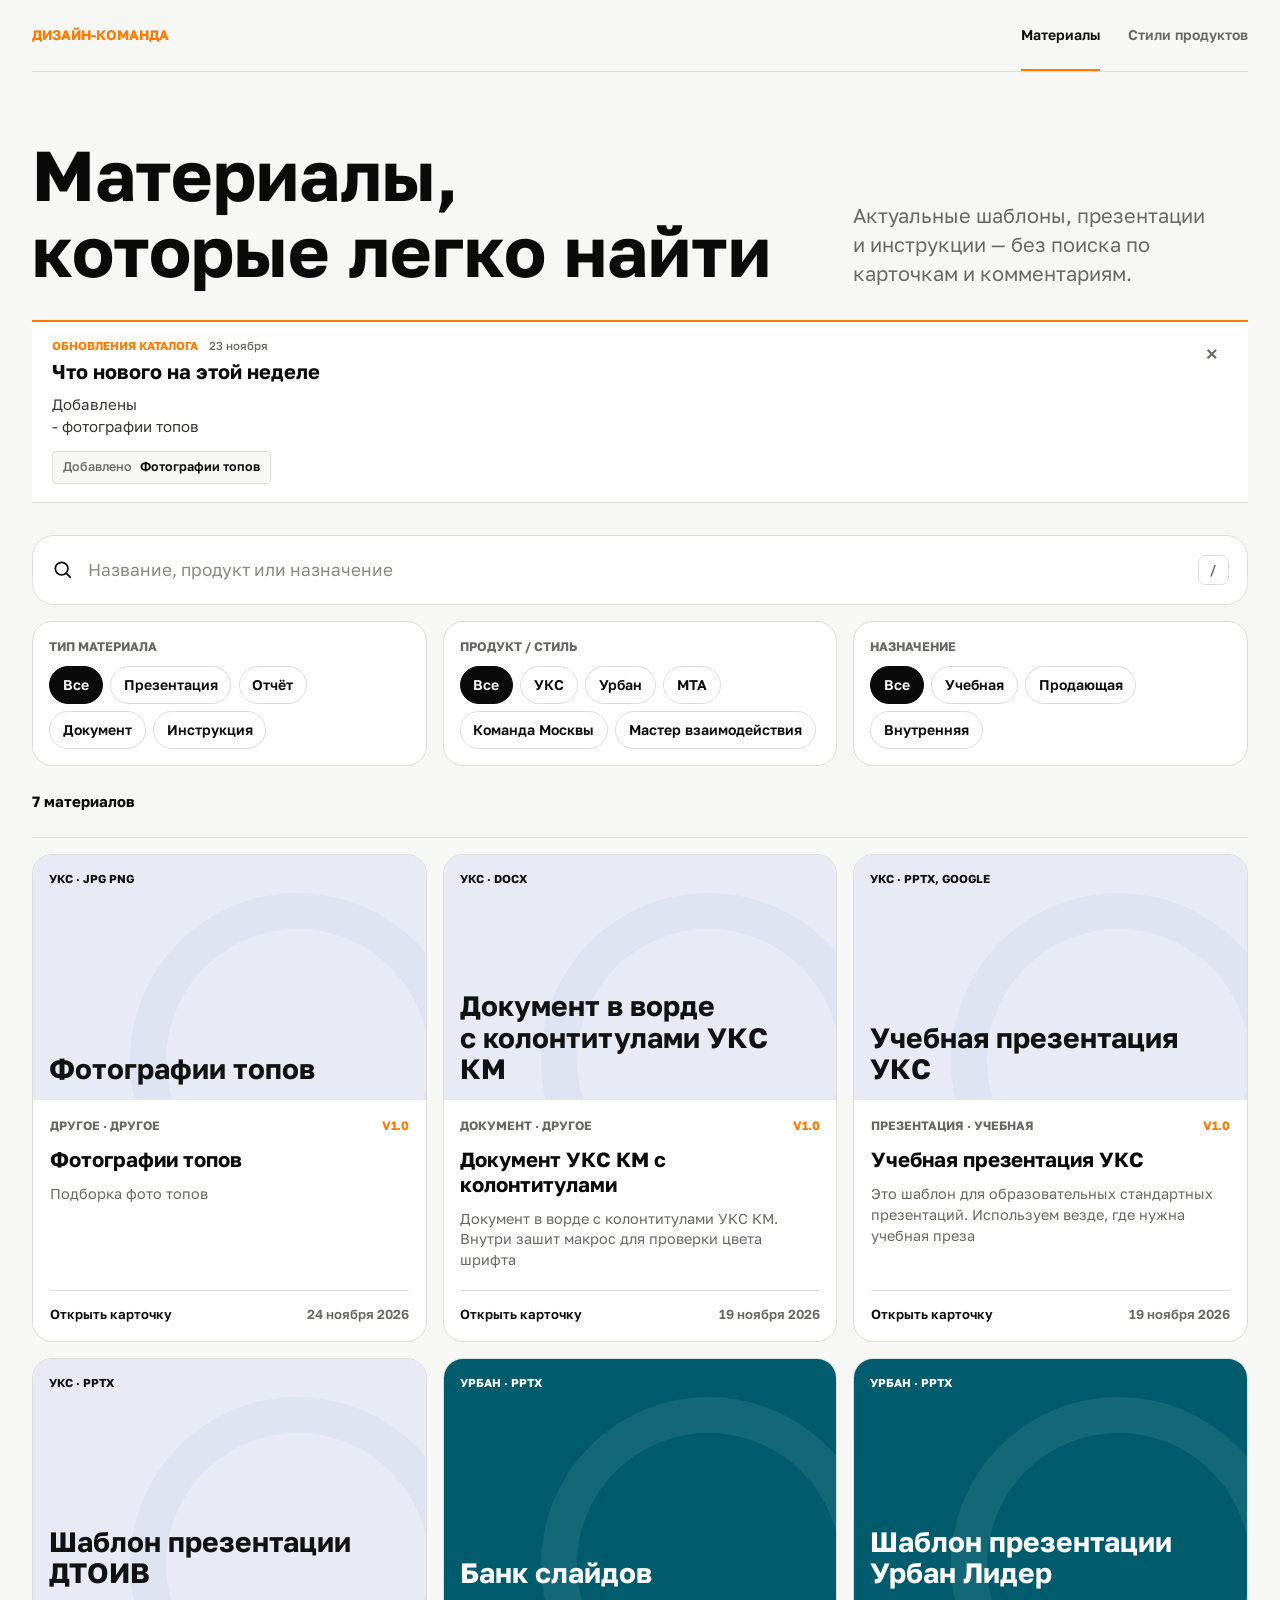
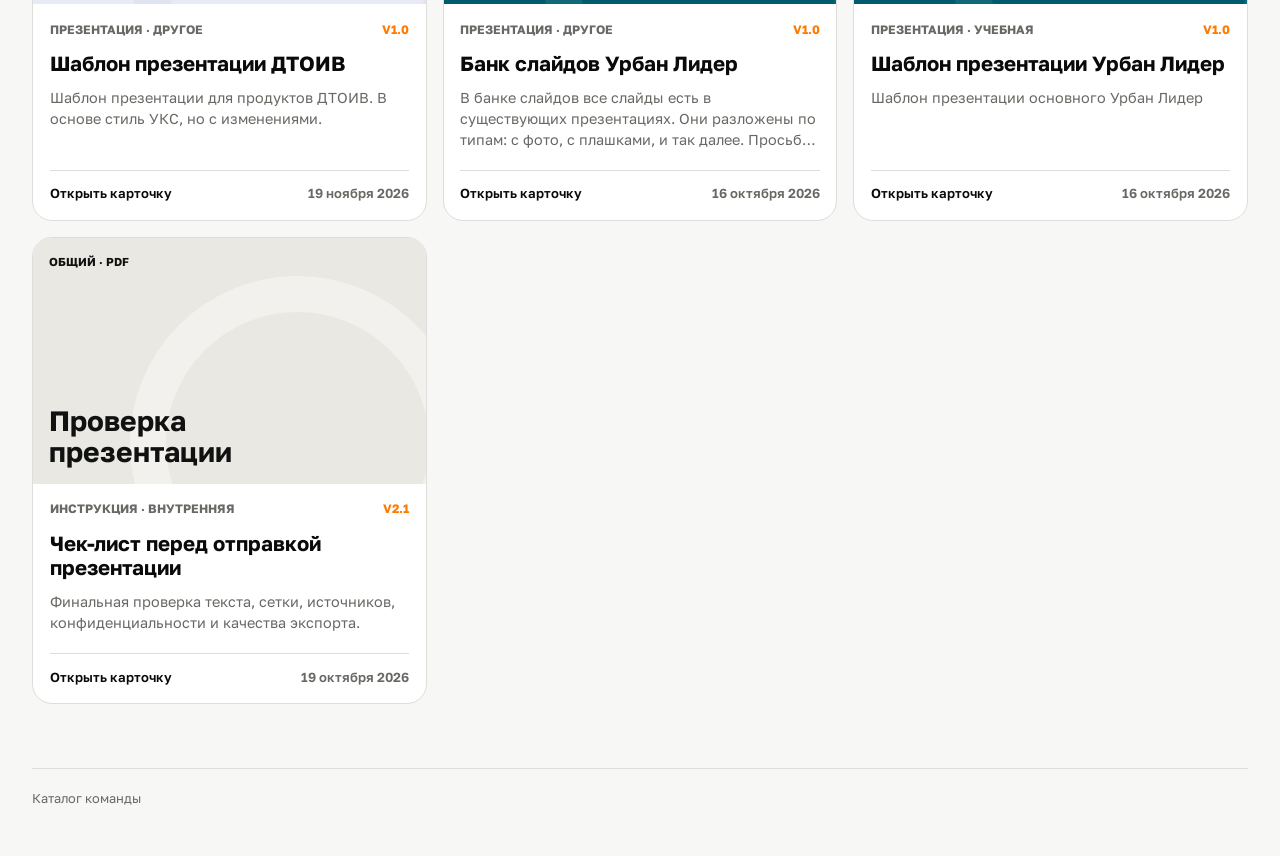
<file: index.html>
<!doctype html>
<html lang="ru">
  <head>
    <meta charset="UTF-8" />
    <meta name="viewport" content="width=device-width, initial-scale=1.0" />
    <meta
      name="description"
      content="Каталог актуальных дизайн-материалов: быстрый поиск, фильтры и подсказки по использованию."
    />
    <title>Материалы команды</title>
    <link rel="preconnect" href="https://fonts.googleapis.com" />
    <link rel="preconnect" href="https://fonts.gstatic.com" crossorigin />
    <link
      href="https://fonts.googleapis.com/css2?family=Golos+Text:wght@400;500;600;700&display=swap"
      rel="stylesheet"
    />
    <link
      rel="icon"
      type="image/svg+xml"
      href="data:image/svg+xml,%3Csvg xmlns='http://www.w3.org/2000/svg' viewBox='0 0 64 64'%3E%3Crect width='64' height='64' rx='14' fill='%230b0b0b'/%3E%3Cpath d='M17 17h30v10H27v6h16v9H27v5H17z' fill='%23ff7a00'/%3E%3C/svg%3E"
    />
    <link rel="stylesheet" href="styles.css?v=20261115" />
  </head>
  <body>
    <main class="shell">
      <nav class="topbar" aria-label="Разделы каталога">
        <a class="brand" href="./">Дизайн-команда</a>
        <div class="topbar-links">
          <a class="active" href="./" aria-current="page">Материалы</a>
          <a href="styles/">Стили продуктов</a>
        </div>
      </nav>
      <header class="page-header">
        <h1>Материалы,<br />которые легко найти</h1>
        <p class="intro">
          Актуальные шаблоны, презентации и&nbsp;инструкции — без поиска по карточкам и&nbsp;комментариям.
        </p>
      </header>

      <section class="weekly-update" id="weekly-update" aria-labelledby="weekly-update-title" hidden>
        <div class="weekly-update-heading">
          <div>
            <p class="weekly-update-label">Обновления каталога <time id="weekly-update-date"></time></p>
            <h2 id="weekly-update-title">Что нового на этой неделе</h2>
          </div>
          <button class="weekly-update-close" id="weekly-update-close" type="button" aria-label="Закрыть обновления" title="Закрыть обновления">×</button>
        </div>
        <p class="weekly-update-text" id="weekly-update-text" hidden></p>
        <div class="weekly-update-links" id="weekly-update-links"></div>
      </section>

      <section class="controls" aria-label="Поиск и фильтры">
        <div class="search-wrap">
          <svg aria-hidden="true" viewBox="0 0 24 24">
            <circle cx="11" cy="11" r="6.5"></circle>
            <path d="m16 16 4 4"></path>
          </svg>
          <label class="sr-only" for="search">Поиск материалов</label>
          <input
            id="search"
            type="search"
            autocomplete="off"
            placeholder="Название, продукт или назначение"
          />
          <kbd>/</kbd>
        </div>

        <div class="filter-groups" id="filter-groups"></div>

        <div class="results-bar" aria-live="polite">
          <p id="result-count"></p>
          <button class="reset-button" id="reset-filters" type="button">Сбросить фильтры</button>
        </div>
      </section>

      <section class="catalog" aria-label="Материалы">
        <div class="card-grid" id="card-grid"></div>
        <div class="empty-state" id="empty-state" hidden>
          <div class="empty-mark" aria-hidden="true">0</div>
          <h2>Ничего не найдено</h2>
          <p>Попробуйте убрать один из фильтров или изменить запрос.</p>
          <button type="button" class="primary-button" id="empty-reset">Показать все материалы</button>
        </div>
      </section>

      <footer class="page-footer">
        <p>Каталог команды</p>
      </footer>
    </main>

    <dialog class="material-dialog" id="material-dialog">
      <div class="dialog-shell">
        <button class="dialog-close" id="dialog-close" type="button" aria-label="Закрыть">
          <span aria-hidden="true">×</span>
        </button>
        <div id="dialog-content"></div>
      </div>
    </dialog>

    <script src="app.js?v=20261027"></script>
  </body>
</html>
</file>
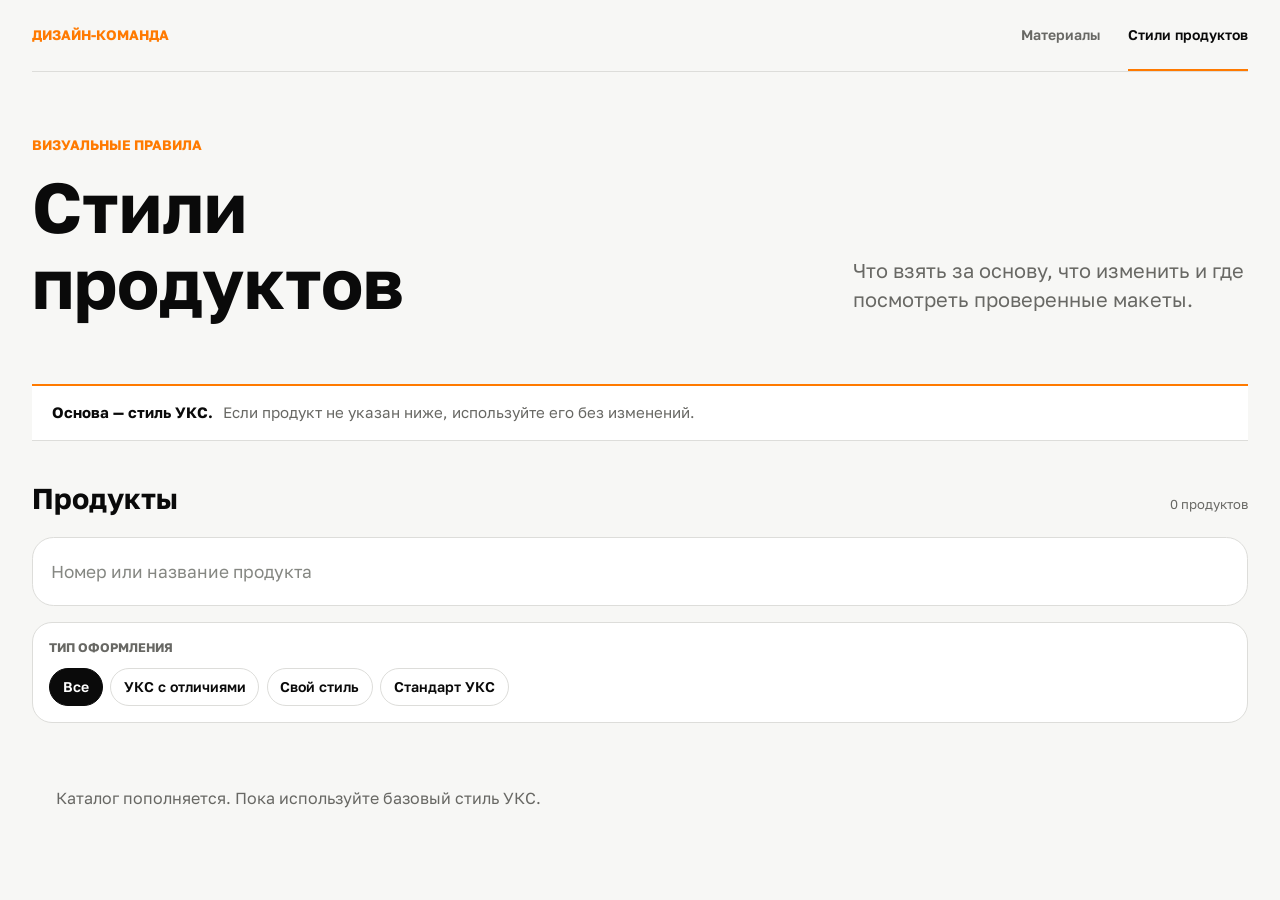
<file: styles/index.html>
<!doctype html>
<html lang="ru">
<head>
  <meta charset="utf-8">
  <meta name="viewport" content="width=device-width, initial-scale=1">
  <title>Стили продуктов — дизайн-команда</title>
  <link rel="preconnect" href="https://fonts.googleapis.com">
  <link rel="preconnect" href="https://fonts.gstatic.com" crossorigin>
  <link href="https://fonts.googleapis.com/css2?family=Golos+Text:wght@400;500;600;700&display=swap" rel="stylesheet">
  <link rel="stylesheet" href="styles.css">
  <script src="catalog.js" defer></script>
</head>
<body>
  <main class="shell">
    <nav class="topbar" aria-label="Разделы каталога">
      <a class="brand" href="../">Дизайн-команда</a>
      <div class="nav"><a href="../">Материалы</a><a class="active" href="./" aria-current="page">Стили продуктов</a></div>
    </nav>
    <header class="intro">
      <div><p class="eyebrow">Визуальные правила</p><h1>Стили продуктов</h1></div>
      <p>Что взять за основу, что изменить и&nbsp;где посмотреть проверенные макеты.</p>
    </header>
    <aside class="notice"><strong>Основа — стиль УКС.</strong><span>Если продукт не указан ниже, используйте его без изменений.</span></aside>

    <section class="browse" id="browse" aria-labelledby="browse-title">
      <div class="section-head"><h2 id="browse-title">Продукты</h2><span id="count"></span></div>
      <label class="search-label" for="search">Поиск продукта</label>
      <input id="search" class="search" type="search" placeholder="Номер или название продукта" autocomplete="off">
      <div class="filters" role="group" aria-label="Тип оформления">
        <span class="filter-label">Тип оформления</span>
        <button class="filter" type="button" data-filter="all" aria-pressed="true">Все</button>
        <button class="filter" type="button" data-filter="variant" aria-pressed="false">УКС с отличиями</button>
        <button class="filter" type="button" data-filter="own" aria-pressed="false">Свой стиль</button>
        <button class="filter" type="button" data-filter="base" aria-pressed="false">Стандарт УКС</button>
      </div>
      <div id="results" class="results" aria-live="polite"></div>
    </section>
    <section id="detail" class="detail" hidden aria-live="polite"></section>
  </main>
  <dialog id="preview" class="preview-dialog"><div class="dialog-bar"><strong id="preview-title"></strong><button id="close-preview" type="button" aria-label="Закрыть">×</button></div><img id="preview-image" alt=""></dialog>
</body>
</html>
</file>
<file: styles.css>
:root {
  color-scheme: light;
  --bg: #f7f7f5;
  --surface: #ffffff;
  --ink: #0a0a0a;
  --muted: #686864;
  --line: #ddddda;
  --soft: #ececea;
  --accent: #ff7a00;
  --accent-ink: #1c0c00;
  --radius: 1.25rem;
  font-family: "Golos Text", system-ui, sans-serif;
  font-synthesis: none;
}

* {
  box-sizing: border-box;
}

html {
  scroll-behavior: smooth;
}

body {
  margin: 0;
  min-width: 20rem;
  background: var(--bg);
  color: var(--ink);
  font-size: 1rem;
  line-height: 1.45;
}

button,
input,
textarea {
  font: inherit;
}

button,
a {
  -webkit-tap-highlight-color: transparent;
}

button:focus-visible,
a:focus-visible,
input:focus-visible,
textarea:focus-visible,
.material-card:focus-visible {
  outline: 0.2rem solid var(--accent);
  outline-offset: 0.18rem;
}

.sr-only {
  position: absolute;
  width: 1px;
  height: 1px;
  padding: 0;
  margin: -1px;
  overflow: hidden;
  clip: rect(0, 0, 0, 0);
  white-space: nowrap;
  border: 0;
}

.shell {
  width: min(100% - 2rem, 76rem);
  margin-inline: auto;
  padding: 0 0 3rem;
}

.topbar { display: flex; align-items: center; justify-content: space-between; gap: 1.25rem; min-height: 72px; border-bottom: 1px solid var(--line); }
.topbar .brand { color: var(--accent); font-size: 0.86rem; font-weight: 700; text-decoration: none; text-transform: uppercase; }
.topbar-links { display: flex; align-items: center; gap: 28px; }
.topbar-links a { color: var(--ink); font-size: 14px; font-weight: 600; text-decoration: none; }
.topbar-links a:not(.active) { color: var(--muted); }
.topbar-links a.active { padding: 25px 0 23px; border-bottom: 2px solid var(--accent); }

.page-header {
  display: grid;
  grid-template-columns: minmax(0, 1.6fr) minmax(17rem, 0.8fr);
  gap: 2rem;
  align-items: end;
  padding-top: clamp(2rem, 5vw, 4rem);
  padding-bottom: clamp(2.5rem, 6vw, 5rem);
}

.eyebrow {
  margin: 0;
  color: var(--accent);
  font-size: 0.86rem;
  font-weight: 700;
  letter-spacing: 0;
  text-transform: uppercase;
}

h1 {
  margin: 0;
  max-width: 18ch;
  font-size: 4.4rem;
  font-weight: 700;
  letter-spacing: 0;
  line-height: 1.08;
}

.intro {
  margin: 0;
  max-width: 34rem;
  color: var(--muted);
  font-size: 1.25rem;
  line-height: 1.45;
}

.weekly-update {
  margin: 0 0 2rem;
  padding: 1rem 1.25rem 1.15rem;
  border-top: 2px solid var(--accent);
  border-bottom: 1px solid var(--line);
  background: var(--surface);
}
.weekly-update[hidden] { display: none; }
.page-header:has(+ .weekly-update:not([hidden])) { padding-bottom: 2rem; }
.weekly-update-heading { display: flex; align-items: flex-start; justify-content: space-between; gap: 1.25rem; }
.weekly-update-label { margin: 0 0 0.25rem; color: var(--accent); font-size: 0.72rem; font-weight: 700; text-transform: uppercase; }
.weekly-update-label time { margin-left: 0.5rem; color: var(--muted); font-weight: 500; text-transform: none; }
.weekly-update h2 { margin: 0; font-size: 1.25rem; line-height: 1.25; }
.weekly-update-close { display: grid; flex: 0 0 2rem; width: 2rem; height: 2rem; place-items: center; border: 0; background: transparent; color: var(--muted); font-size: 1.55rem; line-height: 1; cursor: pointer; }
.weekly-update-close:hover { color: var(--ink); background: var(--soft); }
.weekly-update-text { max-width: 60rem; margin: 0.65rem 0 0; color: #373735; font-size: 0.94rem; white-space: pre-line; overflow-wrap: anywhere; }
.weekly-update-links { display: flex; flex-wrap: wrap; gap: 0.45rem; margin-top: 0.8rem; }
.weekly-update-links:empty { display: none; }
.weekly-update-link { display: inline-flex; gap: 0.45rem; max-width: 100%; padding: 0.4rem 0.65rem; border: 1px solid var(--line); border-radius: 4px; background: var(--bg); color: var(--ink); font-size: 0.79rem; font-weight: 600; text-align: left; overflow-wrap: anywhere; cursor: pointer; }
.weekly-update-link:hover { border-color: var(--accent); }
.weekly-update-link span { flex: 0 0 auto; color: var(--muted); font-weight: 500; }

.controls {
  position: relative;
  z-index: 2;
}

.search-wrap {
  display: flex;
  align-items: center;
  min-height: 4.35rem;
  padding: 0 1.15rem;
  border: 1px solid var(--line);
  border-radius: 1.35rem;
  background: var(--surface);
  transition: border-color 150ms ease, box-shadow 150ms ease;
}

.search-wrap:focus-within {
  border-color: var(--ink);
  box-shadow: 0 0 0 0.18rem color-mix(in srgb, var(--accent) 35%, transparent);
}

.search-wrap svg {
  width: 1.45rem;
  flex: 0 0 auto;
  fill: none;
  stroke: currentColor;
  stroke-linecap: round;
  stroke-width: 1.8;
}

.search-wrap input {
  width: 100%;
  min-width: 0;
  padding: 1rem 0.85rem;
  border: 0;
  outline: 0;
  background: transparent;
  color: var(--ink);
  font-size: 1.08rem;
}

.search-wrap input::placeholder {
  color: #8a8a84;
}

kbd {
  display: grid;
  width: 1.9rem;
  height: 1.9rem;
  flex: 0 0 auto;
  place-items: center;
  border: 1px solid var(--line);
  border-radius: 0.48rem;
  color: var(--muted);
  font: 600 0.8rem/1 "Golos Text", sans-serif;
}

.filter-groups {
  display: grid;
  grid-template-columns: repeat(3, minmax(0, 1fr));
  gap: 1rem;
  margin-top: 1rem;
}

.filter-group {
  min-width: 0;
  padding: 1rem;
  border: 1px solid var(--line);
  border-radius: var(--radius);
  background: var(--surface);
}

.filter-label {
  margin: 0 0 0.65rem;
  color: var(--muted);
  font-size: 0.78rem;
  font-weight: 700;
  letter-spacing: 0;
  text-transform: uppercase;
}

.chip-list {
  display: flex;
  flex-wrap: wrap;
  gap: 0.45rem;
}

.chip {
  min-height: 2.3rem;
  padding: 0.48rem 0.8rem;
  border: 1px solid var(--line);
  border-radius: 999px;
  background: transparent;
  color: var(--ink);
  cursor: pointer;
  font-size: 0.88rem;
  font-weight: 600;
  transition: background 120ms ease, border-color 120ms ease, color 120ms ease;
}

.chip:hover {
  border-color: var(--ink);
}

.chip[aria-pressed="true"] {
  border-color: var(--ink);
  background: var(--ink);
  color: white;
}

.results-bar {
  display: flex;
  min-height: 4.5rem;
  align-items: center;
  justify-content: space-between;
  gap: 1rem;
  border-bottom: 1px solid var(--line);
}

.results-bar p {
  margin: 0;
  font-size: 0.93rem;
  font-weight: 700;
}

.reset-button {
  padding: 0.55rem 0;
  border: 0;
  background: transparent;
  color: var(--muted);
  cursor: pointer;
  font-size: 0.9rem;
  text-decoration: underline;
  text-decoration-color: transparent;
  text-underline-offset: 0.22rem;
}

.reset-button:hover {
  color: var(--ink);
  text-decoration-color: currentColor;
}

.card-grid {
  display: grid;
  grid-template-columns: repeat(3, minmax(0, 1fr));
  gap: 1rem;
  padding: 1rem 0 4rem;
}

.material-card {
  display: flex;
  min-width: 0;
  flex-direction: column;
  overflow: hidden;
  padding: 0;
  border: 1px solid var(--line);
  border-radius: var(--radius);
  background: var(--surface);
  color: var(--ink);
  cursor: pointer;
  text-align: left;
  transition: transform 180ms ease, border-color 180ms ease, box-shadow 180ms ease;
}

.material-card:hover {
  border-color: var(--ink);
  box-shadow: 0 0.85rem 2.4rem rgba(0, 0, 0, 0.08);
  transform: translateY(-0.24rem);
}

.cover {
  position: relative;
  display: flex;
  aspect-ratio: 16 / 10;
  flex-direction: column;
  justify-content: space-between;
  overflow: hidden;
  padding: 1rem;
  background: var(--cover-bg);
  color: var(--cover-ink);
}

.cover::after {
  position: absolute;
  right: -10%;
  bottom: -52%;
  width: 67%;
  aspect-ratio: 1;
  border: 2.3rem solid var(--cover-circle, currentColor);
  border-radius: 50%;
  content: "";
  opacity: var(--cover-circle-opacity, 0.15);
}

.cover--no-circle::after { display: none; }

.cover-code,
.cover-title {
  position: relative;
  z-index: 1;
}

.cover-code {
  font-size: 0.72rem;
  font-weight: 700;
  letter-spacing: 0;
  text-transform: uppercase;
}

.cover-title {
  max-width: 100%;
  font-size: 1.75rem;
  font-weight: 700;
  letter-spacing: 0;
  line-height: 1.12;
  overflow-wrap: anywhere;
}

.cover--orange { --cover-bg: #ff7a00; --cover-ink: #1b0c00; }
.cover--black { --cover-bg: #0a0a0a; --cover-ink: #ffffff; }
.cover--blue { --cover-bg: #255cff; --cover-ink: #ffffff; }
.cover--lime { --cover-bg: #c9ff36; --cover-ink: #0a0a0a; }
.cover--pink { --cover-bg: #ff4fa3; --cover-ink: #1d0010; }
.cover--paper { --cover-bg: #e9e8e2; --cover-ink: #111111; }

.card-body {
  display: flex;
  min-height: 13.5rem;
  flex: 1;
  flex-direction: column;
  padding: 1.05rem;
}

.card-topline,
.card-footer {
  display: flex;
  align-items: center;
  justify-content: space-between;
  gap: 0.75rem;
}

.file-type,
.version {
  color: var(--muted);
  font-size: 0.76rem;
  font-weight: 700;
  letter-spacing: 0;
  text-transform: uppercase;
}

.version {
  color: var(--accent);
}

.local-badge {
  align-self: flex-start;
  margin-top: 0.75rem;
  padding: 0.3rem 0.45rem;
  background: var(--soft);
  color: var(--muted);
  font-size: 0.72rem;
  font-weight: 700;
}

.card-title {
  margin: 0.85rem 0 0;
  font-size: 1.28rem;
  font-weight: 700;
  letter-spacing: 0;
  line-height: 1.2;
  overflow-wrap: anywhere;
}

.card-description {
  display: -webkit-box;
  margin: 0.7rem 0 1.2rem;
  overflow: hidden;
  color: var(--muted);
  font-size: 0.9rem;
  -webkit-box-orient: vertical;
  -webkit-line-clamp: 3;
}

.card-footer {
  margin-top: auto;
  padding-top: 0.85rem;
  border-top: 1px solid var(--line);
  font-size: 0.82rem;
  font-weight: 600;
}

.card-footer span:last-child {
  color: var(--muted);
}

.empty-state {
  padding: 5rem 1rem 7rem;
  text-align: center;
}

.empty-mark {
  color: var(--accent);
  font-size: 7rem;
  font-weight: 700;
  letter-spacing: 0;
  line-height: 0.8;
}

.empty-state h2 {
  margin: 1.5rem 0 0.5rem;
  font-size: 1.8rem;
}

.empty-state p {
  margin: 0 auto 1.5rem;
  color: var(--muted);
}

.primary-button,
.secondary-button {
  display: inline-flex;
  min-height: 3rem;
  align-items: center;
  justify-content: center;
  padding: 0.78rem 1.15rem;
  border: 1px solid var(--ink);
  border-radius: 999px;
  cursor: pointer;
  font-weight: 700;
  text-decoration: none;
}

.primary-button {
  background: var(--ink);
  color: white;
}

.primary-button:hover {
  background: var(--accent);
  border-color: var(--accent);
  color: var(--accent-ink);
}

.secondary-button {
  background: transparent;
  color: var(--ink);
}

.secondary-button:hover {
  background: var(--soft);
}

.page-footer {
  display: flex;
  justify-content: space-between;
  gap: 1rem;
  padding-top: 1.25rem;
  border-top: 1px solid var(--line);
  color: var(--muted);
  font-size: 0.8rem;
}

.page-footer p {
  margin: 0;
}

.material-dialog {
  width: min(45rem, calc(100% - 1.5rem));
  max-height: calc(100dvh - 1.5rem);
  padding: 0;
  border: 0;
  border-radius: 1.5rem;
  background: var(--surface);
  color: var(--ink);
  box-shadow: 0 2rem 6rem rgba(0, 0, 0, 0.28);
}

.action-unavailable {
  min-height: 3rem;
  padding: 0.78rem 1.15rem;
  border: 1px solid var(--line);
  border-radius: 999px;
  color: var(--muted);
  font-size: 0.87rem;
  font-weight: 700;
}

.material-dialog::backdrop {
  background: rgba(0, 0, 0, 0.58);
  backdrop-filter: blur(0.25rem);
}

.dialog-shell {
  position: relative;
  padding: clamp(1.25rem, 4vw, 2.5rem);
}

.dialog-close {
  position: sticky;
  z-index: 3;
  top: 0;
  display: grid;
  width: 2.75rem;
  height: 2.75rem;
  margin: 0 0 0 auto;
  place-items: center;
  border: 1px solid var(--line);
  border-radius: 50%;
  background: var(--surface);
  color: var(--ink);
  cursor: pointer;
}

.dialog-close span {
  margin-top: -0.1rem;
  font-size: 1.75rem;
  line-height: 1;
}

.dialog-kicker {
  margin: -2.3rem 4rem 1.1rem 0;
  color: var(--accent);
  font-size: 0.78rem;
  font-weight: 700;
  letter-spacing: 0;
  text-transform: uppercase;
}

.dialog-title {
  margin: 0;
  max-width: 13ch;
  font-size: 3.5rem;
  font-weight: 700;
  letter-spacing: 0;
  line-height: 1.08;
}

.dialog-lead {
  margin: 1.2rem 0 1.8rem;
  color: var(--muted);
  font-size: 1.08rem;
}

.local-note {
  margin: -0.8rem 0 1.8rem;
  padding: 0.8rem 1rem;
  background: var(--soft);
  color: var(--muted);
  font-size: 0.86rem;
}

.dialog-meta {
  display: grid;
  grid-template-columns: repeat(3, 1fr);
  gap: 0.75rem;
  margin: 0 0 1.5rem;
}

.meta-cell {
  padding: 0.9rem;
  border: 1px solid var(--line);
  border-radius: 0.9rem;
}

.meta-cell span {
  display: block;
  color: var(--muted);
  font-size: 0.73rem;
  font-weight: 700;
  letter-spacing: 0;
  text-transform: uppercase;
}

.meta-cell strong {
  display: block;
  margin-top: 0.2rem;
  font-size: 0.95rem;
}

.attention-box {
  padding: 1.3rem;
  border-radius: 1rem;
  background: var(--soft);
}

.attention-box h3,
.version-block h3 {
  margin: 0 0 0.55rem;
  font-size: 1rem;
}

.attention-box p {
  margin: 0;
}

.dialog-tags {
  display: flex;
  flex-wrap: wrap;
  gap: 0.45rem;
  margin: 1rem 0 0;
}

.dialog-tag {
  padding: 0.36rem 0.65rem;
  border: 1px solid var(--line);
  border-radius: 999px;
  color: var(--muted);
  font-size: 0.78rem;
  font-weight: 600;
}

.dialog-actions {
  display: flex;
  flex-wrap: wrap;
  gap: 0.65rem;
  margin: 1.5rem 0;
}

.version-block {
  padding-top: 1.25rem;
  border-top: 1px solid var(--line);
}

.version-list {
  display: grid;
  gap: 0;
  margin: 0;
  padding: 0;
  list-style: none;
}

.version-item {
  display: grid;
  grid-template-columns: 4rem 7rem 1fr;
  gap: 0.75rem;
  padding: 0.8rem 0;
  border-bottom: 1px solid var(--line);
  font-size: 0.87rem;
}

.version-item strong {
  color: var(--accent);
}

.version-item time {
  color: var(--muted);
}

@media (max-width: 56rem) {
  .page-header {
    grid-template-columns: 1fr;
  }

  .intro {
    max-width: 40rem;
  }

  .filter-groups,
  .card-grid {
    grid-template-columns: repeat(2, minmax(0, 1fr));
  }

  .filter-group:last-child {
    grid-column: 1 / -1;
  }
}

@media (max-width: 38rem) {
  .shell {
    width: min(100% - 1.2rem, 76rem);
  }

  .topbar { min-height: 58px; }
  .topbar .brand { font-size: 0.72rem; }
  .topbar-links { gap: 12px; }
  .topbar-links a { font-size: 12px; }
  .topbar-links a.active { padding: 19px 0 17px; }

  h1 {
    font-size: 2.75rem;
  }

  .intro {
    font-size: 1.05rem;
  }

  .weekly-update { margin-bottom: 1.25rem; padding: 0.85rem 0.9rem 1rem; }
  .weekly-update h2 { font-size: 1.05rem; }
  .weekly-update-link { width: 100%; }

  .dialog-title {
    font-size: 2.25rem;
  }

  .page-header {
    gap: 1.2rem;
    padding-bottom: 2.5rem;
  }

  .filter-groups,
  .card-grid,
  .dialog-meta {
    grid-template-columns: 1fr;
  }

  .filter-group:last-child {
    grid-column: auto;
  }

  .card-grid {
    gap: 0.75rem;
  }

  .card-body {
    min-height: 12rem;
  }

  .page-footer {
    flex-direction: column;
  }

  .material-dialog {
    width: calc(100% - 0.75rem);
    max-height: calc(100dvh - 0.75rem);
    border-radius: 1.2rem;
  }

  .version-item {
    grid-template-columns: 3.5rem 1fr;
  }

  .version-item span {
    grid-column: 1 / -1;
  }

  kbd {
    display: none;
  }
}

@media (prefers-reduced-motion: reduce) {
  *,
  *::before,
  *::after {
    scroll-behavior: auto !important;
    transition-duration: 0.01ms !important;
  }
}
</file>
<file: styles/styles.css>
:root{color-scheme:light;--bg:#f7f7f5;--paper:#fff;--ink:#0a0a0a;--muted:#686864;--line:#ddddda;--orange:#ff7a00;--green:#126d5e;--radius:1.25rem;font-family:"Golos Text",Arial,sans-serif;font-synthesis:none}
*{box-sizing:border-box}
[hidden]{display:none!important}
html{scroll-behavior:smooth}
body{margin:0;min-width:320px;background:var(--bg);color:var(--ink);font-size:16px;line-height:1.45}
button,input,select,textarea{font:inherit}
button{cursor:pointer}
a{color:inherit}
:focus-visible{outline:3px solid var(--orange);outline-offset:3px}
.shell{width:min(100% - 2rem,76rem);margin:auto;padding-bottom:3rem}
.topbar{display:flex;align-items:center;justify-content:space-between;gap:20px;min-height:72px;border-bottom:1px solid var(--line)}
.brand{color:var(--orange);text-decoration:none;font-weight:700;font-size:.86rem;text-transform:uppercase}
.nav{display:flex;align-items:center;gap:28px}
.nav a{text-decoration:none;font-size:14px;font-weight:600}
.nav a.active{border-bottom:2px solid var(--orange);padding:25px 0 23px}
.nav a:not(.active){color:var(--muted)}
.intro{display:grid;grid-template-columns:minmax(0,1.6fr) minmax(17rem,.8fr);gap:2rem;align-items:end;padding:4rem 0}
.eyebrow{margin:0 0 .75rem;color:var(--orange);font-size:.86rem;font-weight:700;text-transform:uppercase}
h1{margin:0;max-width:13ch;font-size:4.4rem;font-weight:700;line-height:1.08}
.intro p:last-child{margin:0 0 6px;max-width:34rem;color:var(--muted);font-size:1.25rem;line-height:1.45}
.notice{display:flex;align-items:baseline;gap:10px;padding:1rem 1.25rem;border-top:2px solid var(--orange);border-bottom:1px solid var(--line);background:#fff}
.notice strong{white-space:nowrap;font-size:.94rem}.notice span{color:var(--muted);font-size:.94rem}
.section-head{display:flex;justify-content:space-between;align-items:baseline;gap:20px;margin:40px 0 20px}
.section-head h2{margin:0;font-size:1.8rem;line-height:1.25}.section-head span{color:var(--muted);font-size:13px}
.search-label{position:absolute;width:1px;height:1px;overflow:hidden;clip-path:inset(50%)}
.search{width:100%;min-height:4.35rem;border:1px solid var(--line);border-radius:1.35rem;background:#fff;padding:0 1.15rem;color:var(--ink);font-size:1.08rem}
.search::placeholder{color:#858782}
.filters{display:flex;flex-wrap:wrap;gap:.45rem;margin:1rem 0 1.5rem;padding:1rem;border:1px solid var(--line);border-radius:var(--radius);background:#fff}
.filter-label{flex:0 0 100%;margin:0 0 .2rem;color:var(--muted);font-size:.78rem;font-weight:700;text-transform:uppercase}
.filter{min-height:2.3rem;border:1px solid var(--line);border-radius:999px;background:transparent;padding:.48rem .8rem;color:var(--ink);font-size:.88rem;font-weight:600}
.filter:hover{border-color:var(--ink)}.filter[aria-pressed=true]{border-color:var(--ink);background:var(--ink);color:#fff}
.results{display:grid;grid-template-columns:repeat(2,minmax(0,1fr));gap:12px}
.result{position:relative;display:flex;min-height:136px;overflow:hidden;border:1px solid var(--line);border-radius:var(--radius);background:#fff;text-decoration:none;transition:transform .15s,box-shadow .15s}
.result:hover{transform:translateY(-2px);box-shadow:0 7px 18px rgb(0 0 0 / 8%)}
.result-image{width:28%;min-width:118px;object-fit:cover;border-right:1px solid var(--line)}
.result-copy{min-width:0;padding:18px 42px 18px 20px}
.result-top{display:flex;flex-wrap:wrap;align-items:center;gap:8px 12px}
.product-number{color:var(--orange);font-size:1.12rem;font-weight:700}
.result h3{margin:5px 0 4px;font-size:1.16rem;font-weight:700;line-height:1.25}
.result p{margin:0;color:var(--muted);font-size:.85rem}
.result-arrow{position:absolute;right:18px;top:18px;color:var(--muted);font-size:22px}
.style-state{display:inline-block;width:max-content;max-width:100%;border-radius:999px;padding:5px 10px;background:#e8eeeb;color:#355248;font-size:12px;font-weight:700}
.style-state.own{background:#e7eaf4;color:#334568}.style-state.base{background:#ececea;color:#565a55}
.empty{grid-column:1/-1;padding:24px;color:var(--muted)}
.detail{padding:48px 0 80px}.back-link{display:inline-block;margin-bottom:28px;color:var(--muted);font-size:.9rem;text-underline-offset:3px}
.detail-header{display:flex;justify-content:space-between;align-items:start;gap:24px;margin-bottom:32px}
.detail-header h2{margin:0;max-width:800px;font-size:2.5rem;line-height:1.12}
.full-name{margin:10px 0 0;color:var(--muted);font-size:.9rem}
.detail-description{max-width:60ch;margin:18px 0 0;font-size:1.08rem}
.detail-header .style-state{flex:none;margin-top:8px}
.detail-body{display:grid;grid-template-columns:minmax(0,1.7fr) minmax(260px,.72fr);gap:32px}
.previews{display:grid;grid-template-columns:repeat(2,minmax(0,1fr));gap:14px}
.preview-button{min-width:0;overflow:hidden;border:1px solid var(--line);border-radius:var(--radius);padding:0;background:#fff;text-align:left;transition:transform .15s,box-shadow .15s}
.preview-button:hover{transform:translateY(-2px);box-shadow:0 7px 18px rgb(0 0 0 / 8%)}
.preview-button img{display:block;width:100%;aspect-ratio:16/9;object-fit:contain;background:#f0f1ee}
.preview-button span{display:block;padding:12px 16px;font-size:.9rem;font-weight:600}
.no-previews{margin:0;min-height:150px;display:grid;place-items:center;border:1px dashed var(--line);border-radius:var(--radius);color:var(--muted);font-size:.9rem}
.rules{border-top:2px solid var(--ink);padding-top:14px}.rules h3{margin:0 0 12px;font-size:1.28rem}.rules p{color:var(--muted);font-size:.9rem}
.rule{display:grid;grid-template-columns:95px 1fr;gap:12px;padding:12px 0;border-bottom:1px solid var(--line);font-size:.9rem}
.rule dt{color:var(--muted)}.rule dd{margin:0;font-weight:500;overflow-wrap:anywhere}
.resource-links{display:grid;grid-template-columns:repeat(2,minmax(0,1fr));gap:12px;margin-top:28px;padding-top:20px;border-top:1px solid var(--line)}
.resource-link{display:flex;align-items:center;justify-content:space-between;gap:16px;min-height:68px;padding:14px 18px;border:1px solid var(--line);border-radius:var(--radius);background:#fff;text-decoration:none}
.resource-link[href]:hover{border-color:var(--ink)}.resource-link strong{display:block;font-size:1rem}.resource-link small{display:block;margin-top:3px;color:var(--muted);font-size:.78rem}.resource-link .arrow{font-size:22px;color:var(--muted)}
.resource-link.pending{background:#f0f0ee;color:#555a55}.resource-link.pending small{color:#777b76}
.prototype-note{margin:48px 0 0;color:#898b86;font-size:.76rem}
.preview-dialog{width:min(92vw,1100px);max-height:90vh;padding:20px;border:1px solid var(--line);border-radius:1.5rem;background:#fff}
.preview-dialog::backdrop{background:rgb(0 0 0 / 64%)}.dialog-bar{display:flex;align-items:center;justify-content:space-between;gap:20px;margin-bottom:14px}.dialog-bar button{width:36px;height:36px;border:0;border-radius:50%;background:#edf0ed;font-size:20px}.preview-dialog img{display:block;max-width:100%;max-height:calc(90vh - 90px);margin:auto;object-fit:contain}

@media(max-width:850px){.intro,.detail-body{grid-template-columns:1fr}}
@media(max-width:600px){.shell{width:min(100% - 1.5rem,76rem)}.topbar{min-height:58px}.brand{font-size:.72rem}.nav{gap:12px}.nav a{font-size:12px}.nav a.active{padding:19px 0 17px}.intro{padding:40px 0 34px;gap:14px}h1{font-size:2.75rem}.intro p:last-child{font-size:1.05rem}.notice{display:block}.notice span{display:block;margin-top:4px}.results,.resource-links,.previews{grid-template-columns:1fr}.detail-header{display:block}.detail-header h2{font-size:1.9rem}.detail-header .style-state{margin-top:16px}.result{min-height:118px}.result-image{min-width:90px}.result-copy{padding:14px 38px 14px 15px}}
</file>
